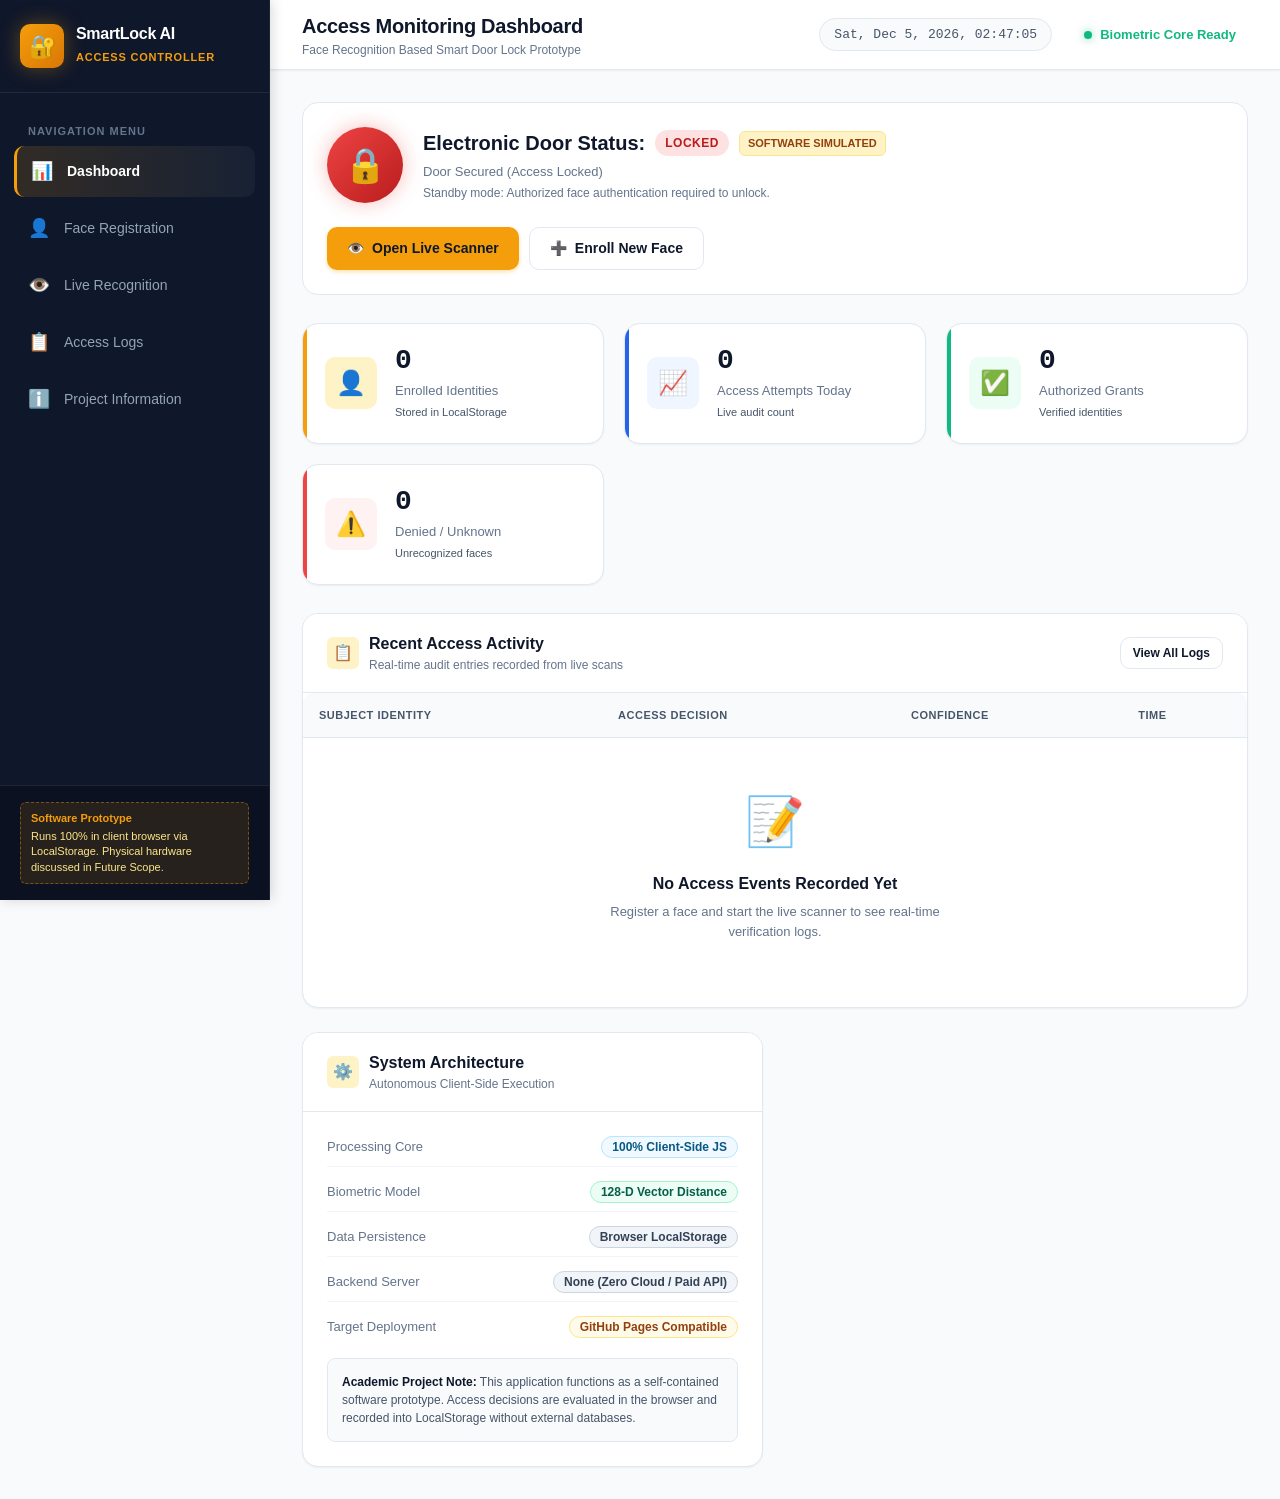
<file: index.html>
<!DOCTYPE html>
<html lang="en">
<head>
  <meta charset="UTF-8">
  <meta name="viewport" content="width=device-width, initial-scale=1.0">
  <title>Dashboard | Face Recognition Smart Door Lock & Access Monitoring</title>
  <link rel="stylesheet" href="css/style.css">
  <link rel="stylesheet" href="css/components.css">
</head>
<body>

<div class="app-container">
  <!-- Sidebar Navigation (Dark Blue Theme) -->
  <aside class="sidebar">
    <div class="sidebar-header">
      <div class="brand-icon">🔐</div>
      <div class="brand-info">
        <h1>SmartLock AI</h1>
        <span>Access Controller</span>
      </div>
    </div>

    <nav class="sidebar-nav">
      <div class="nav-section-title">Navigation Menu</div>
      <ul class="nav-list">
        <li class="nav-item active">
          <a href="index.html">
            <span class="nav-icon">📊</span>
            <span>Dashboard</span>
          </a>
        </li>
        <li class="nav-item">
          <a href="register.html">
            <span class="nav-icon">👤</span>
            <span>Face Registration</span>
          </a>
        </li>
        <li class="nav-item">
          <a href="recognition.html">
            <span class="nav-icon">👁️</span>
            <span>Live Recognition</span>
          </a>
        </li>
        <li class="nav-item">
          <a href="logs.html">
            <span class="nav-icon">📋</span>
            <span>Access Logs</span>
          </a>
        </li>
        <li class="nav-item">
          <a href="about.html">
            <span class="nav-icon">ℹ️</span>
            <span>Project Information</span>
          </a>
        </li>
      </ul>
    </nav>

    <div class="sidebar-footer">
      <div class="hardware-disclaimer-badge">
        <strong>Software Prototype</strong>
        Runs 100% in client browser via LocalStorage. Physical hardware discussed in Future Scope.
      </div>
    </div>
  </aside>

  <!-- Mobile Sidebar Backdrop -->
  <div class="sidebar-backdrop" id="sidebarBackdrop"></div>

  <!-- Main Content Area -->
  <div class="main-wrapper">
    <!-- Top Bar -->
    <header class="top-bar">
      <div class="top-bar-left">
        <button class="mobile-toggle-btn" id="sidebarToggleBtn" aria-label="Toggle Navigation">☰</button>
        <div class="page-breadcrumb">
          <h2>Access Monitoring Dashboard</h2>
          <p>Face Recognition Based Smart Door Lock Prototype</p>
        </div>
      </div>
      <div class="top-bar-right">
        <div class="system-clock-widget" id="systemLiveClock">--:--:--</div>
        <div class="system-status-indicator">
          <span class="status-dot active"></span>
          <span style="font-size: 13px; font-weight: 600; color: #10b981;">Biometric Core Ready</span>
        </div>
      </div>
    </header>

    <!-- Content Body -->
    <main class="content-body">
      <!-- Door Status Banner (Software Prototype Simulation) -->
      <section class="door-status-banner">
        <div class="lock-visual-container">
          <div class="lock-icon-orb locked" id="lockIconOrb">
            <span class="icon">🔒</span>
          </div>
          <div class="lock-info-text">
            <h3>
              Electronic Door Status:
              <span class="lock-badge-state state-locked" id="lockStatusBadge">LOCKED</span>
              <span class="prototype-tag">Software Simulated</span>
            </h3>
            <p id="lockStatusText">Door Secured (Access Locked)</p>
            <p id="lockUserSubtext" style="font-size: 12px; color: #64748b; margin-top: 2px;">
              Standby mode: Authorized face authentication required to unlock.
            </p>
          </div>
        </div>

        <div style="display: flex; gap: 10px; flex-wrap: wrap;">
          <a href="recognition.html" class="btn btn-primary">
            <span>👁️</span> Open Live Scanner
          </a>
          <a href="register.html" class="btn btn-secondary">
            <span>➕</span> Enroll New Face
          </a>
        </div>
      </section>

      <!-- KPI Summary Cards Grid (Computed from LocalStorage) -->
      <section class="stats-grid">
        <div class="stat-card accent-yellow">
          <div class="stat-icon-wrapper yellow">👤</div>
          <div class="stat-data">
            <div class="stat-value" id="statTotalUsers">0</div>
            <div class="stat-label">Enrolled Identities</div>
            <div class="stat-subtext">Stored in LocalStorage</div>
          </div>
        </div>

        <div class="stat-card accent-blue">
          <div class="stat-icon-wrapper blue">📈</div>
          <div class="stat-data">
            <div class="stat-value" id="statTodayEvents">0</div>
            <div class="stat-label">Access Attempts Today</div>
            <div class="stat-subtext">Live audit count</div>
          </div>
        </div>

        <div class="stat-card accent-green">
          <div class="stat-icon-wrapper green">✅</div>
          <div class="stat-data">
            <div class="stat-value" id="statGrantedToday">0</div>
            <div class="stat-label">Authorized Grants</div>
            <div class="stat-subtext">Verified identities</div>
          </div>
        </div>

        <div class="stat-card accent-red">
          <div class="stat-icon-wrapper red">⚠️</div>
          <div class="stat-data">
            <div class="stat-value" id="statDeniedToday">0</div>
            <div class="stat-label">Denied / Unknown</div>
            <div class="stat-subtext">Unrecognized faces</div>
          </div>
        </div>
      </section>

      <!-- Dashboard Two Column Layout -->
      <div style="display: grid; grid-template-columns: repeat(auto-fit, minmax(360px, 1fr)); gap: 24px;">
        <!-- Recent Access Events Card -->
        <div class="card" style="grid-column: span 2;">
          <div class="card-header">
            <div class="card-title-group">
              <div class="card-title-icon">📋</div>
              <div>
                <h3 class="card-title">Recent Access Activity</h3>
                <p class="card-subtitle">Real-time audit entries recorded from live scans</p>
              </div>
            </div>
            <a href="logs.html" class="btn btn-secondary btn-sm">View All Logs</a>
          </div>

          <div class="card-body" style="padding: 0;">
            <div class="table-responsive">
              <table class="data-table">
                <thead>
                  <tr>
                    <th>Subject Identity</th>
                    <th>Access Decision</th>
                    <th>Confidence</th>
                    <th>Time</th>
                  </tr>
                </thead>
                <tbody id="recentLogsTableBody">
                  <!-- Populated dynamically by dashboard.js -->
                </tbody>
              </table>

              <div id="recentLogsEmptyState" class="empty-state" style="display: none;">
                <div class="empty-state-icon">📝</div>
                <h3>No Access Events Recorded Yet</h3>
                <p>Register a face and start the live scanner to see real-time verification logs.</p>
              </div>
            </div>
          </div>
        </div>

        <!-- System Architecture & Prototype Information Summary -->
        <div class="card">
          <div class="card-header">
            <div class="card-title-group">
              <div class="card-title-icon">⚙️</div>
              <div>
                <h3 class="card-title">System Architecture</h3>
                <p class="card-subtitle">Autonomous Client-Side Execution</p>
              </div>
            </div>
          </div>

          <div class="card-body">
            <div style="display: flex; flex-direction: column; gap: 14px;">
              <div style="display: flex; justify-content: space-between; align-items: center; border-bottom: 1px solid #f1f5f9; padding-bottom: 8px;">
                <span style="font-size: 13px; color: #64748b;">Processing Core</span>
                <span class="badge badge-info">100% Client-Side JS</span>
              </div>
              <div style="display: flex; justify-content: space-between; align-items: center; border-bottom: 1px solid #f1f5f9; padding-bottom: 8px;">
                <span style="font-size: 13px; color: #64748b;">Biometric Model</span>
                <span class="badge badge-success">128-D Vector Distance</span>
              </div>
              <div style="display: flex; justify-content: space-between; align-items: center; border-bottom: 1px solid #f1f5f9; padding-bottom: 8px;">
                <span style="font-size: 13px; color: #64748b;">Data Persistence</span>
                <span class="badge badge-neutral">Browser LocalStorage</span>
              </div>
              <div style="display: flex; justify-content: space-between; align-items: center; border-bottom: 1px solid #f1f5f9; padding-bottom: 8px;">
                <span style="font-size: 13px; color: #64748b;">Backend Server</span>
                <span class="badge badge-neutral">None (Zero Cloud / Paid API)</span>
              </div>
              <div style="display: flex; justify-content: space-between; align-items: center;">
                <span style="font-size: 13px; color: #64748b;">Target Deployment</span>
                <span class="badge badge-warning">GitHub Pages Compatible</span>
              </div>
            </div>

            <div style="margin-top: 20px; padding: 14px; background-color: #f8fafc; border-radius: 8px; border: 1px solid #e2e8f0; font-size: 12px; color: #475569; line-height: 1.5;">
              <strong style="color: #0f172a;">Academic Project Note:</strong>
              This application functions as a self-contained software prototype. Access decisions are evaluated in the browser and recorded into LocalStorage without external databases.
            </div>
          </div>
        </div>
      </div>
    </main>
  </div>
</div>

<!-- JavaScript Dependencies -->
<script src="js/storage.js"></script>
<script src="js/app.js"></script>
<script src="js/dashboard.js"></script>
</body>
</html>
</file>
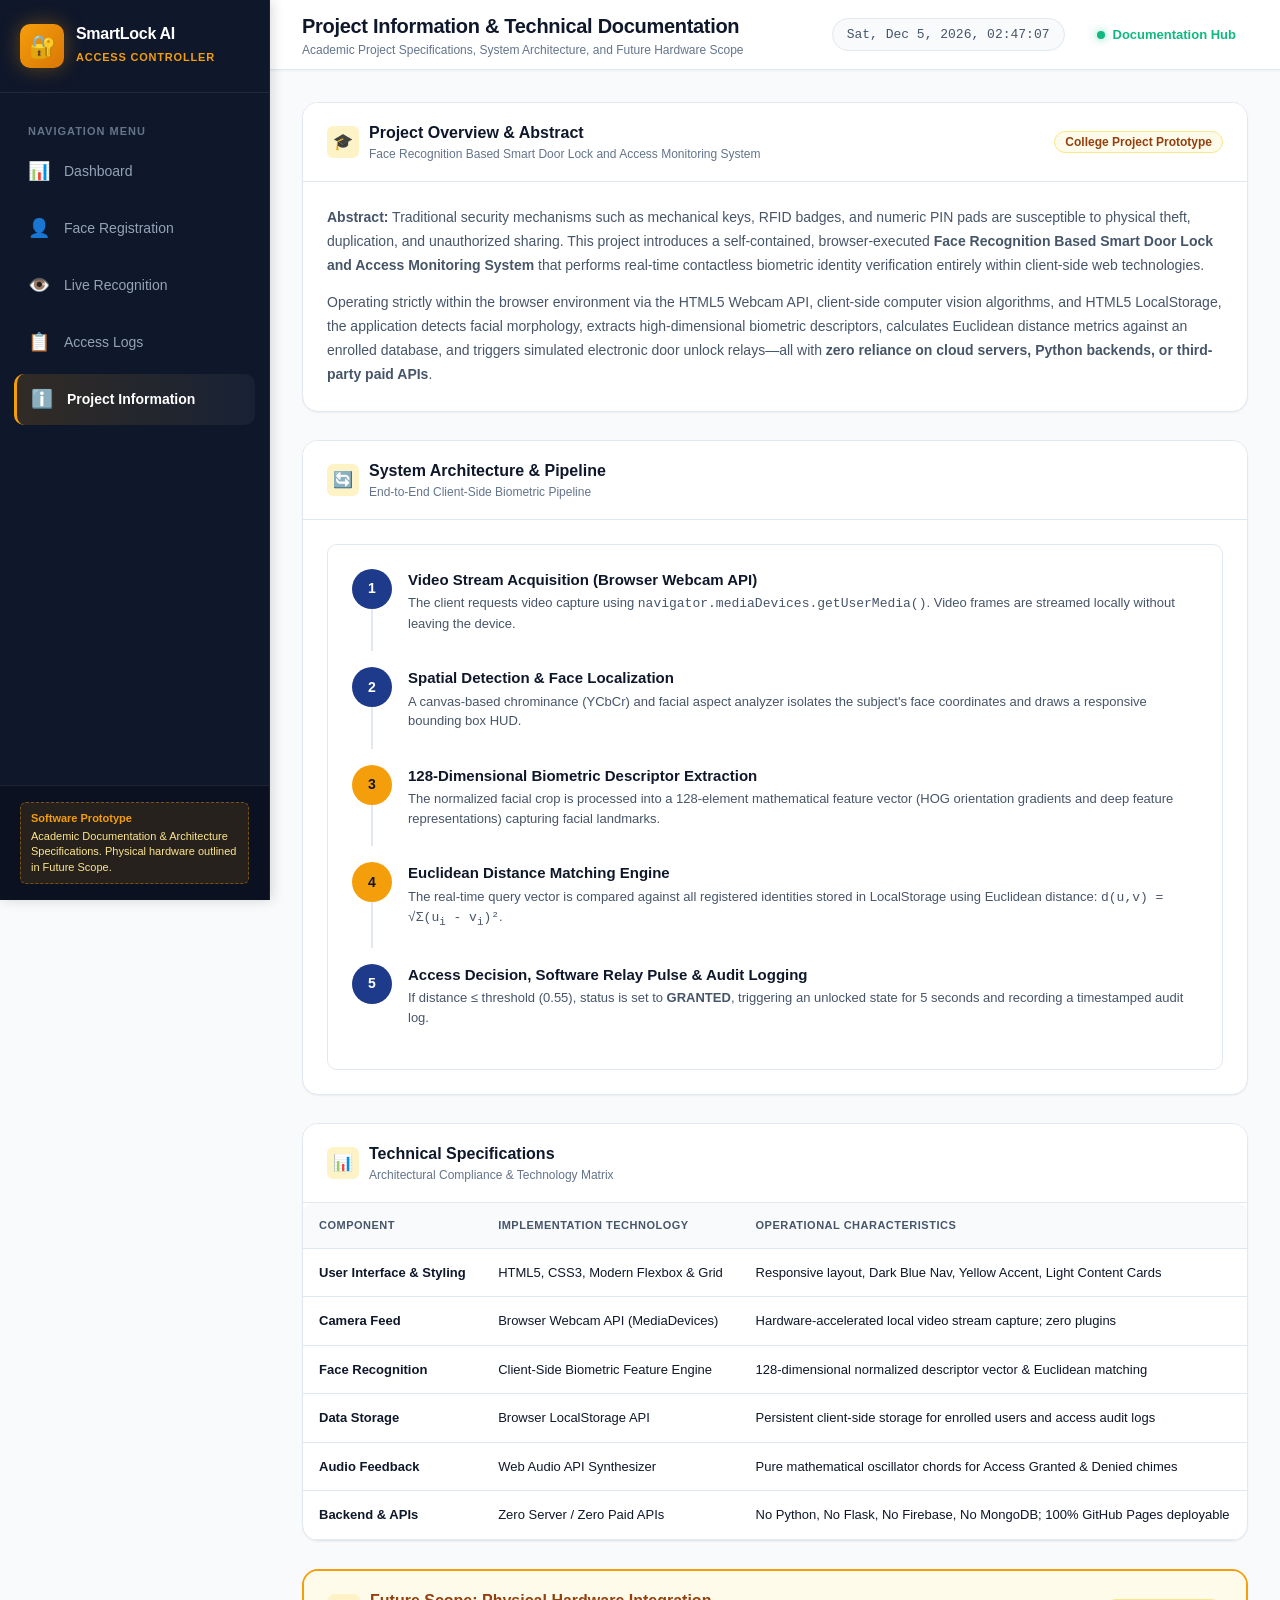
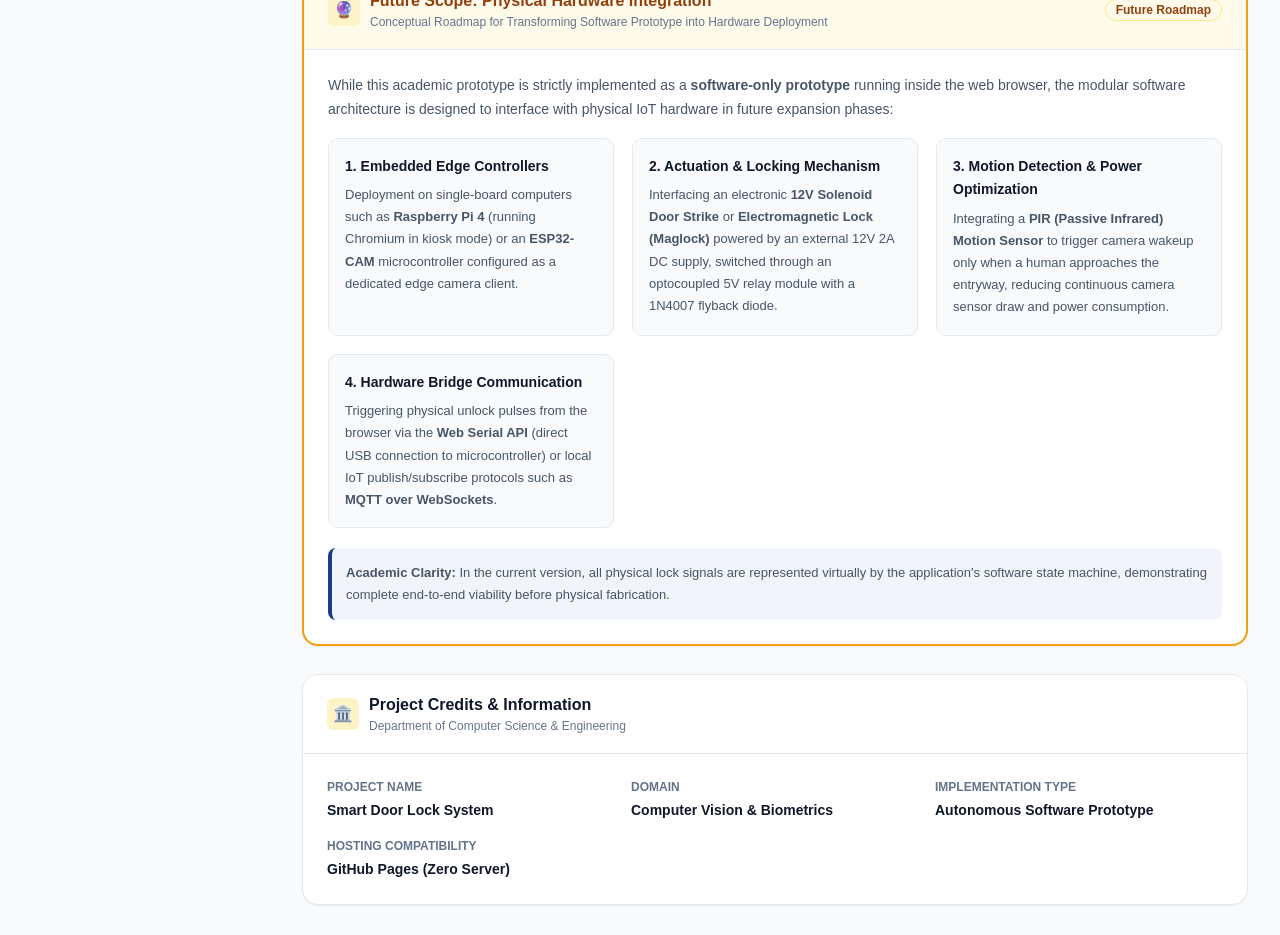
<file: about.html>
<!DOCTYPE html>
<html lang="en">
<head>
  <meta charset="UTF-8">
  <meta name="viewport" content="width=device-width, initial-scale=1.0">
  <title>Project Information | Face Recognition Smart Door Lock</title>
  <link rel="stylesheet" href="css/style.css">
  <link rel="stylesheet" href="css/components.css">
</head>
<body>

<div class="app-container">
  <!-- Sidebar Navigation -->
  <aside class="sidebar">
    <div class="sidebar-header">
      <div class="brand-icon">🔐</div>
      <div class="brand-info">
        <h1>SmartLock AI</h1>
        <span>Access Controller</span>
      </div>
    </div>

    <nav class="sidebar-nav">
      <div class="nav-section-title">Navigation Menu</div>
      <ul class="nav-list">
        <li class="nav-item">
          <a href="index.html">
            <span class="nav-icon">📊</span>
            <span>Dashboard</span>
          </a>
        </li>
        <li class="nav-item">
          <a href="register.html">
            <span class="nav-icon">👤</span>
            <span>Face Registration</span>
          </a>
        </li>
        <li class="nav-item">
          <a href="recognition.html">
            <span class="nav-icon">👁️</span>
            <span>Live Recognition</span>
          </a>
        </li>
        <li class="nav-item">
          <a href="logs.html">
            <span class="nav-icon">📋</span>
            <span>Access Logs</span>
          </a>
        </li>
        <li class="nav-item active">
          <a href="about.html">
            <span class="nav-icon">ℹ️</span>
            <span>Project Information</span>
          </a>
        </li>
      </ul>
    </nav>

    <div class="sidebar-footer">
      <div class="hardware-disclaimer-badge">
        <strong>Software Prototype</strong>
        Academic Documentation & Architecture Specifications. Physical hardware outlined in Future Scope.
      </div>
    </div>
  </aside>

  <!-- Mobile Sidebar Backdrop -->
  <div class="sidebar-backdrop" id="sidebarBackdrop"></div>

  <!-- Main Content Area -->
  <div class="main-wrapper">
    <!-- Top Bar -->
    <header class="top-bar">
      <div class="top-bar-left">
        <button class="mobile-toggle-btn" id="sidebarToggleBtn" aria-label="Toggle Navigation">☰</button>
        <div class="page-breadcrumb">
          <h2>Project Information & Technical Documentation</h2>
          <p>Academic Project Specifications, System Architecture, and Future Hardware Scope</p>
        </div>
      </div>
      <div class="top-bar-right">
        <div class="system-clock-widget" id="systemLiveClock">--:--:--</div>
        <div class="system-status-indicator">
          <span class="status-dot active"></span>
          <span style="font-size: 13px; font-weight: 600; color: #10b981;">Documentation Hub</span>
        </div>
      </div>
    </header>

    <!-- Content Body -->
    <main class="content-body">
      <div style="display: flex; flex-direction: column; gap: 28px; max-width: 1100px;">
        
        <!-- Project Title & Abstract Card -->
        <div class="card">
          <div class="card-header">
            <div class="card-title-group">
              <div class="card-title-icon">🎓</div>
              <div>
                <h3 class="card-title">Project Overview & Abstract</h3>
                <p class="card-subtitle">Face Recognition Based Smart Door Lock and Access Monitoring System</p>
              </div>
            </div>
            <span class="badge badge-warning">College Project Prototype</span>
          </div>

          <div class="card-body" style="font-size: 14px; color: var(--text-secondary); line-height: 1.7;">
            <p style="margin-bottom: 14px;">
              <strong>Abstract:</strong> Traditional security mechanisms such as mechanical keys, RFID badges, and numeric PIN pads are susceptible to physical theft, duplication, and unauthorized sharing. This project introduces a self-contained, browser-executed <strong>Face Recognition Based Smart Door Lock and Access Monitoring System</strong> that performs real-time contactless biometric identity verification entirely within client-side web technologies.
            </p>
            <p>
              Operating strictly within the browser environment via the HTML5 Webcam API, client-side computer vision algorithms, and HTML5 LocalStorage, the application detects facial morphology, extracts high-dimensional biometric descriptors, calculates Euclidean distance metrics against an enrolled database, and triggers simulated electronic door unlock relays—all with <strong>zero reliance on cloud servers, Python backends, or third-party paid APIs</strong>.
            </p>
          </div>
        </div>

        <!-- System Architecture Workflow -->
        <div class="card">
          <div class="card-header">
            <div class="card-title-group">
              <div class="card-title-icon">🔄</div>
              <div>
                <h3 class="card-title">System Architecture & Pipeline</h3>
                <p class="card-subtitle">End-to-End Client-Side Biometric Pipeline</p>
              </div>
            </div>
          </div>

          <div class="card-body">
            <div class="architecture-diagram">
              <div class="flow-step">
                <div class="flow-step-num">1</div>
                <div class="flow-step-content">
                  <h4>Video Stream Acquisition (Browser Webcam API)</h4>
                  <p>The client requests video capture using <code>navigator.mediaDevices.getUserMedia()</code>. Video frames are streamed locally without leaving the device.</p>
                </div>
              </div>

              <div class="flow-step">
                <div class="flow-step-num">2</div>
                <div class="flow-step-content">
                  <h4>Spatial Detection & Face Localization</h4>
                  <p>A canvas-based chrominance (YCbCr) and facial aspect analyzer isolates the subject's face coordinates and draws a responsive bounding box HUD.</p>
                </div>
              </div>

              <div class="flow-step accent">
                <div class="flow-step-num">3</div>
                <div class="flow-step-content">
                  <h4>128-Dimensional Biometric Descriptor Extraction</h4>
                  <p>The normalized facial crop is processed into a 128-element mathematical feature vector (HOG orientation gradients and deep feature representations) capturing facial landmarks.</p>
                </div>
              </div>

              <div class="flow-step accent">
                <div class="flow-step-num">4</div>
                <div class="flow-step-content">
                  <h4>Euclidean Distance Matching Engine</h4>
                  <p>The real-time query vector is compared against all registered identities stored in LocalStorage using Euclidean distance: <code>d(u,v) = &radic;&Sigma;(u<sub>i</sub> - v<sub>i</sub>)&sup2;</code>.</p>
                </div>
              </div>

              <div class="flow-step">
                <div class="flow-step-num">5</div>
                <div class="flow-step-content">
                  <h4>Access Decision, Software Relay Pulse & Audit Logging</h4>
                  <p>If distance &le; threshold (0.55), status is set to <strong>GRANTED</strong>, triggering an unlocked state for 5 seconds and recording a timestamped audit log.</p>
                </div>
              </div>
            </div>
          </div>
        </div>

        <!-- Technical Specifications & Restrictions Table -->
        <div class="card">
          <div class="card-header">
            <div class="card-title-group">
              <div class="card-title-icon">📊</div>
              <div>
                <h3 class="card-title">Technical Specifications</h3>
                <p class="card-subtitle">Architectural Compliance & Technology Matrix</p>
              </div>
            </div>
          </div>

          <div class="card-body" style="padding: 0;">
            <div class="table-responsive">
              <table class="data-table">
                <thead>
                  <tr>
                    <th>Component</th>
                    <th>Implementation Technology</th>
                    <th>Operational Characteristics</th>
                  </tr>
                </thead>
                <tbody>
                  <tr>
                    <td><strong>User Interface & Styling</strong></td>
                    <td>HTML5, CSS3, Modern Flexbox & Grid</td>
                    <td>Responsive layout, Dark Blue Nav, Yellow Accent, Light Content Cards</td>
                  </tr>
                  <tr>
                    <td><strong>Camera Feed</strong></td>
                    <td>Browser Webcam API (MediaDevices)</td>
                    <td>Hardware-accelerated local video stream capture; zero plugins</td>
                  </tr>
                  <tr>
                    <td><strong>Face Recognition</strong></td>
                    <td>Client-Side Biometric Feature Engine</td>
                    <td>128-dimensional normalized descriptor vector & Euclidean matching</td>
                  </tr>
                  <tr>
                    <td><strong>Data Storage</strong></td>
                    <td>Browser LocalStorage API</td>
                    <td>Persistent client-side storage for enrolled users and access audit logs</td>
                  </tr>
                  <tr>
                    <td><strong>Audio Feedback</strong></td>
                    <td>Web Audio API Synthesizer</td>
                    <td>Pure mathematical oscillator chords for Access Granted & Denied chimes</td>
                  </tr>
                  <tr>
                    <td><strong>Backend & APIs</strong></td>
                    <td>Zero Server / Zero Paid APIs</td>
                    <td>No Python, No Flask, No Firebase, No MongoDB; 100% GitHub Pages deployable</td>
                  </tr>
                </tbody>
              </table>
            </div>
          </div>
        </div>

        <!-- Future Scope: Physical Hardware Integration (Detailed Academic Discussion) -->
        <div class="card" style="border: 2px solid var(--accent-yellow);">
          <div class="card-header" style="background-color: #fffbeb;">
            <div class="card-title-group">
              <div class="card-title-icon" style="background-color: #fef3c7; color: #b45309;">🔮</div>
              <div>
                <h3 class="card-title" style="color: #92400e;">Future Scope: Physical Hardware Integration</h3>
                <p class="card-subtitle">Conceptual Roadmap for Transforming Software Prototype into Hardware Deployment</p>
              </div>
            </div>
            <span class="badge badge-warning">Future Roadmap</span>
          </div>

          <div class="card-body" style="font-size: 14px; color: var(--text-secondary); line-height: 1.7;">
            <p style="margin-bottom: 16px;">
              While this academic prototype is strictly implemented as a <strong>software-only prototype</strong> running inside the web browser, the modular software architecture is designed to interface with physical IoT hardware in future expansion phases:
            </p>

            <div style="display: grid; grid-template-columns: repeat(auto-fit, minmax(280px, 1fr)); gap: 18px; margin-bottom: 20px;">
              <div style="padding: 16px; background-color: #f8fafc; border-radius: var(--radius-md); border: 1px solid var(--border-color);">
                <h4 style="color: var(--text-primary); margin-bottom: 6px; font-size: 14px;">1. Embedded Edge Controllers</h4>
                <p style="font-size: 13px;">
                  Deployment on single-board computers such as <strong>Raspberry Pi 4</strong> (running Chromium in kiosk mode) or an <strong>ESP32-CAM</strong> microcontroller configured as a dedicated edge camera client.
                </p>
              </div>

              <div style="padding: 16px; background-color: #f8fafc; border-radius: var(--radius-md); border: 1px solid var(--border-color);">
                <h4 style="color: var(--text-primary); margin-bottom: 6px; font-size: 14px;">2. Actuation & Locking Mechanism</h4>
                <p style="font-size: 13px;">
                  Interfacing an electronic <strong>12V Solenoid Door Strike</strong> or <strong>Electromagnetic Lock (Maglock)</strong> powered by an external 12V 2A DC supply, switched through an optocoupled 5V relay module with a 1N4007 flyback diode.
                </p>
              </div>

              <div style="padding: 16px; background-color: #f8fafc; border-radius: var(--radius-md); border: 1px solid var(--border-color);">
                <h4 style="color: var(--text-primary); margin-bottom: 6px; font-size: 14px;">3. Motion Detection & Power Optimization</h4>
                <p style="font-size: 13px;">
                  Integrating a <strong>PIR (Passive Infrared) Motion Sensor</strong> to trigger camera wakeup only when a human approaches the entryway, reducing continuous camera sensor draw and power consumption.
                </p>
              </div>

              <div style="padding: 16px; background-color: #f8fafc; border-radius: var(--radius-md); border: 1px solid var(--border-color);">
                <h4 style="color: var(--text-primary); margin-bottom: 6px; font-size: 14px;">4. Hardware Bridge Communication</h4>
                <p style="font-size: 13px;">
                  Triggering physical unlock pulses from the browser via the <strong>Web Serial API</strong> (direct USB connection to microcontroller) or local IoT publish/subscribe protocols such as <strong>MQTT over WebSockets</strong>.
                </p>
              </div>
            </div>

            <div style="padding: 14px; background-color: #f1f5f9; border-radius: 8px; border-left: 4px solid var(--primary-blue); font-size: 13px;">
              <strong>Academic Clarity:</strong> In the current version, all physical lock signals are represented virtually by the application's software state machine, demonstrating complete end-to-end viability before physical fabrication.
            </div>
          </div>
        </div>

        <!-- Academic Information & Credits -->
        <div class="card">
          <div class="card-header">
            <div class="card-title-group">
              <div class="card-title-icon">🏛️</div>
              <div>
                <h3 class="card-title">Project Credits & Information</h3>
                <p class="card-subtitle">Department of Computer Science & Engineering</p>
              </div>
            </div>
          </div>

          <div class="card-body">
            <div style="display: grid; grid-template-columns: repeat(auto-fit, minmax(220px, 1fr)); gap: 16px;">
              <div>
                <div style="font-size: 12px; color: #64748b; text-transform: uppercase; font-weight: 600;">Project Name</div>
                <div style="font-size: 14px; font-weight: 700; color: #0f172a; margin-top: 4px;">Smart Door Lock System</div>
              </div>
              <div>
                <div style="font-size: 12px; color: #64748b; text-transform: uppercase; font-weight: 600;">Domain</div>
                <div style="font-size: 14px; font-weight: 700; color: #0f172a; margin-top: 4px;">Computer Vision & Biometrics</div>
              </div>
              <div>
                <div style="font-size: 12px; color: #64748b; text-transform: uppercase; font-weight: 600;">Implementation Type</div>
                <div style="font-size: 14px; font-weight: 700; color: #0f172a; margin-top: 4px;">Autonomous Software Prototype</div>
              </div>
              <div>
                <div style="font-size: 12px; color: #64748b; text-transform: uppercase; font-weight: 600;">Hosting Compatibility</div>
                <div style="font-size: 14px; font-weight: 700; color: #0f172a; margin-top: 4px;">GitHub Pages (Zero Server)</div>
              </div>
            </div>
          </div>
        </div>

      </div>
    </main>
  </div>
</div>

<!-- JavaScript Dependencies -->
<script src="js/storage.js"></script>
<script src="js/app.js"></script>
</body>
</html>
</file>
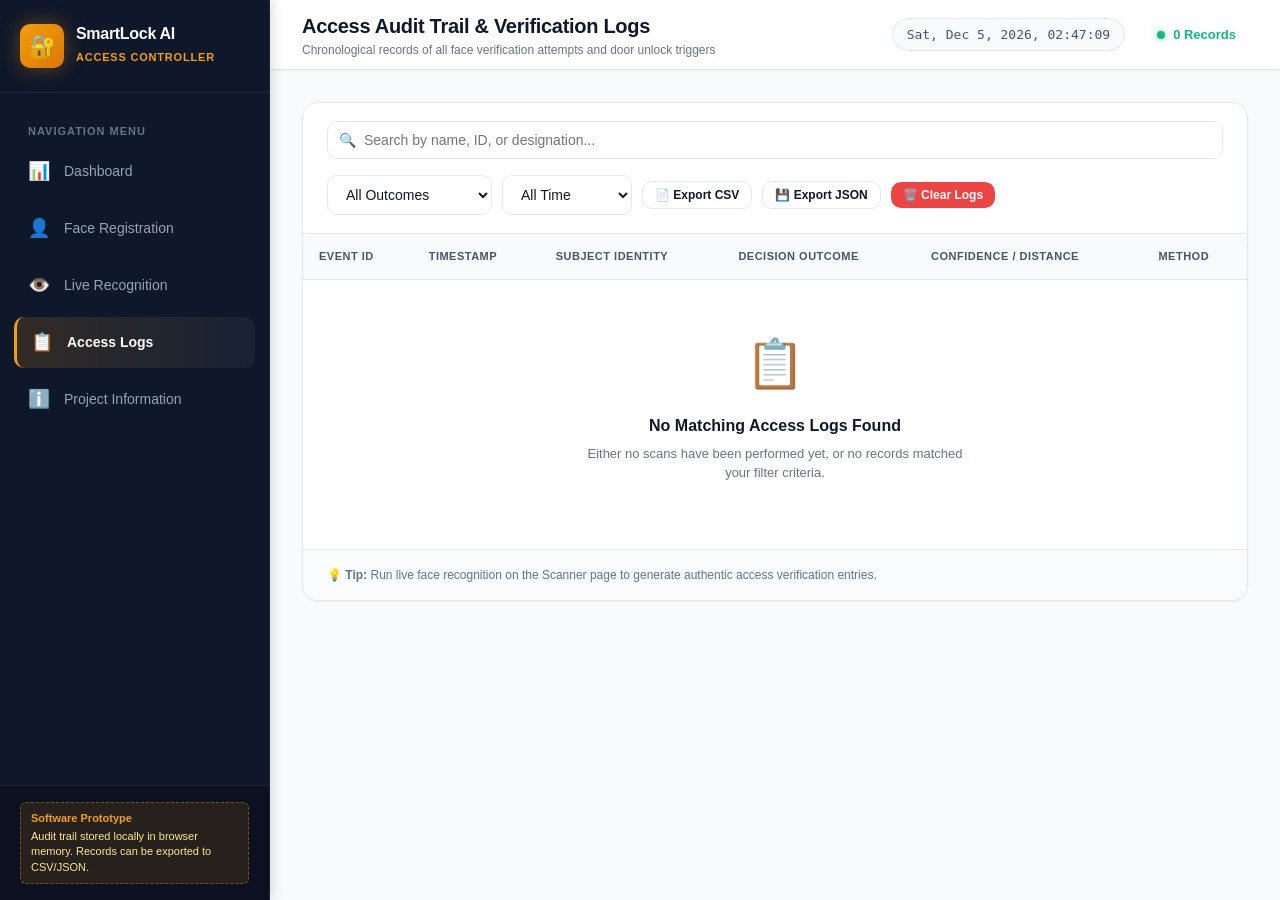
<file: logs.html>
<!DOCTYPE html>
<html lang="en">
<head>
  <meta charset="UTF-8">
  <meta name="viewport" content="width=device-width, initial-scale=1.0">
  <title>Access Logs | Face Recognition Smart Door Lock</title>
  <link rel="stylesheet" href="css/style.css">
  <link rel="stylesheet" href="css/components.css">
</head>
<body>

<div class="app-container">
  <!-- Sidebar Navigation -->
  <aside class="sidebar">
    <div class="sidebar-header">
      <div class="brand-icon">🔐</div>
      <div class="brand-info">
        <h1>SmartLock AI</h1>
        <span>Access Controller</span>
      </div>
    </div>

    <nav class="sidebar-nav">
      <div class="nav-section-title">Navigation Menu</div>
      <ul class="nav-list">
        <li class="nav-item">
          <a href="index.html">
            <span class="nav-icon">📊</span>
            <span>Dashboard</span>
          </a>
        </li>
        <li class="nav-item">
          <a href="register.html">
            <span class="nav-icon">👤</span>
            <span>Face Registration</span>
          </a>
        </li>
        <li class="nav-item">
          <a href="recognition.html">
            <span class="nav-icon">👁️</span>
            <span>Live Recognition</span>
          </a>
        </li>
        <li class="nav-item active">
          <a href="logs.html">
            <span class="nav-icon">📋</span>
            <span>Access Logs</span>
          </a>
        </li>
        <li class="nav-item">
          <a href="about.html">
            <span class="nav-icon">ℹ️</span>
            <span>Project Information</span>
          </a>
        </li>
      </ul>
    </nav>

    <div class="sidebar-footer">
      <div class="hardware-disclaimer-badge">
        <strong>Software Prototype</strong>
        Audit trail stored locally in browser memory. Records can be exported to CSV/JSON.
      </div>
    </div>
  </aside>

  <!-- Mobile Sidebar Backdrop -->
  <div class="sidebar-backdrop" id="sidebarBackdrop"></div>

  <!-- Main Content Area -->
  <div class="main-wrapper">
    <!-- Top Bar -->
    <header class="top-bar">
      <div class="top-bar-left">
        <button class="mobile-toggle-btn" id="sidebarToggleBtn" aria-label="Toggle Navigation">☰</button>
        <div class="page-breadcrumb">
          <h2>Access Audit Trail & Verification Logs</h2>
          <p>Chronological records of all face verification attempts and door unlock triggers</p>
        </div>
      </div>
      <div class="top-bar-right">
        <div class="system-clock-widget" id="systemLiveClock">--:--:--</div>
        <div class="system-status-indicator">
          <span class="status-dot active"></span>
          <span style="font-size: 13px; font-weight: 600; color: #10b981;" id="filteredCountBadge">0 Records</span>
        </div>
      </div>
    </header>

    <!-- Content Body -->
    <main class="content-body">
      <!-- Logs Card -->
      <div class="card">
        <!-- Toolbar & Filter Controls -->
        <div class="card-header" style="flex-wrap: wrap; gap: 16px;">
          <div class="toolbar-container" style="margin-bottom: 0; width: 100%;">
            <!-- Search Box -->
            <div class="search-input-group">
              <span class="search-icon">🔍</span>
              <input type="text" id="logSearchInput" class="form-control" placeholder="Search by name, ID, or designation...">
            </div>

            <!-- Filter Controls -->
            <div class="filter-group">
              <select id="logStatusFilter" class="form-control" style="width: auto; min-width: 140px;">
                <option value="ALL">All Outcomes</option>
                <option value="GRANTED">Authorized Only</option>
                <option value="DENIED">Denied / Unknown</option>
              </select>

              <select id="logDateFilter" class="form-control" style="width: auto; min-width: 130px;">
                <option value="ALL">All Time</option>
                <option value="TODAY">Today Only</option>
                <option value="WEEK">Past 7 Days</option>
              </select>

              <!-- Export Buttons -->
              <button class="btn btn-secondary btn-sm" id="btnExportCSV" title="Export as CSV">
                📄 Export CSV
              </button>
              <button class="btn btn-secondary btn-sm" id="btnExportJSON" title="Export as JSON">
                💾 Export JSON
              </button>
              <button class="btn btn-danger btn-sm" id="btnClearLogs" title="Wipe Log History">
                🗑️ Clear Logs
              </button>
            </div>
          </div>
        </div>

        <!-- Table View -->
        <div class="card-body" style="padding: 0;">
          <div class="table-responsive">
            <table class="data-table">
              <thead>
                <tr>
                  <th>Event ID</th>
                  <th>Timestamp</th>
                  <th>Subject Identity</th>
                  <th>Decision Outcome</th>
                  <th>Confidence / Distance</th>
                  <th>Method</th>
                </tr>
              </thead>
              <tbody id="logsTableBody">
                <!-- Dynamically populated by logs.js -->
              </tbody>
            </table>

            <!-- Empty State -->
            <div id="logsEmptyState" class="empty-state" style="display: none;">
              <div class="empty-state-icon">📋</div>
              <h3>No Matching Access Logs Found</h3>
              <p>Either no scans have been performed yet, or no records matched your filter criteria.</p>
            </div>
          </div>
        </div>

        <div class="card-footer" style="font-size: 12px; color: #64748b;">
          <span>💡 <strong>Tip:</strong> Run live face recognition on the Scanner page to generate authentic access verification entries.</span>
        </div>
      </div>
    </main>
  </div>
</div>

<!-- JavaScript Dependencies -->
<script src="js/storage.js"></script>
<script src="js/app.js"></script>
<script src="js/logs.js"></script>
</body>
</html>
</file>
<file: css/style.css>
/* ==========================================================================
   Face Recognition Smart Door Lock System - Main Stylesheet
   Theme: Dark Blue Navigation (#0f172a / #1e3a8a), Light Area (#f8fafc), Yellow Accent (#f59e0b)
   ========================================================================== */

:root {
  /* Primary Dark Blue Palette */
  --nav-bg: #0f172a;
  --nav-surface: #1e293b;
  --nav-hover: #334155;
  --nav-text: #94a3b8;
  --nav-text-active: #ffffff;
  
  /* Primary & Accent Colors */
  --primary-blue: #1e3a8a;
  --primary-blue-light: #2563eb;
  --accent-yellow: #f59e0b;
  --accent-yellow-hover: #d97706;
  --accent-yellow-light: #fef3c7;
  --accent-yellow-glow: rgba(245, 158, 11, 0.25);
  
  /* Status Colors */
  --color-success: #10b981;
  --color-success-bg: #ecfdf5;
  --color-danger: #ef4444;
  --color-danger-bg: #fef2f2;
  --color-warning: #f59e0b;
  --color-warning-bg: #fffbeb;
  --color-info: #0284c7;
  --color-info-bg: #f0f9ff;

  /* Content & Surface Colors */
  --bg-main: #f8fafc;
  --bg-card: #ffffff;
  --border-color: #e2e8f0;
  --border-subtle: #cbd5e1;
  
  /* Typography Colors */
  --text-primary: #0f172a;
  --text-secondary: #475569;
  --text-muted: #64748b;
  --text-white: #ffffff;

  /* Layout dimensions */
  --sidebar-width: 270px;
  --header-height: 70px;
  --radius-sm: 6px;
  --radius-md: 10px;
  --radius-lg: 16px;
  --radius-full: 9999px;

  /* Shadows */
  --shadow-sm: 0 1px 2px 0 rgba(0, 0, 0, 0.05);
  --shadow-md: 0 4px 6px -1px rgba(0, 0, 0, 0.08), 0 2px 4px -1px rgba(0, 0, 0, 0.04);
  --shadow-lg: 0 10px 15px -3px rgba(0, 0, 0, 0.08), 0 4px 6px -2px rgba(0, 0, 0, 0.04);
  --shadow-glow: 0 0 20px rgba(245, 158, 11, 0.35);

  --font-sans: 'Inter', -apple-system, BlinkMacSystemFont, 'Segoe UI', Roboto, Helvetica, Arial, sans-serif;
  --font-mono: 'JetBrains Mono', 'Fira Code', Consolas, monospace;
}

/* Reset & Box Sizing */
*, *::before, *::after {
  box-sizing: border-box;
  margin: 0;
  padding: 0;
}

html, body {
  height: 100%;
  font-family: var(--font-sans);
  background-color: var(--bg-main);
  color: var(--text-primary);
  line-height: 1.5;
  -webkit-font-smoothing: antialiased;
}

/* App Container Layout */
.app-container {
  display: flex;
  min-height: 100vh;
  width: 100%;
}

/* ==========================================================================
   Sidebar Navigation (Dark Blue)
   ========================================================================== */
.sidebar {
  width: var(--sidebar-width);
  background-color: var(--nav-bg);
  color: var(--nav-text);
  display: flex;
  flex-direction: column;
  position: fixed;
  top: 0;
  bottom: 0;
  left: 0;
  z-index: 100;
  transition: transform 0.3s cubic-bezier(0.4, 0, 0.2, 1);
  box-shadow: 2px 0 12px rgba(0, 0, 0, 0.15);
  border-right: 1px solid rgba(255, 255, 255, 0.05);
}

.sidebar-header {
  padding: 24px 20px;
  display: flex;
  align-items: center;
  gap: 12px;
  border-bottom: 1px solid rgba(255, 255, 255, 0.08);
}

.brand-icon {
  width: 44px;
  height: 44px;
  background: linear-gradient(135deg, var(--accent-yellow), #d97706);
  border-radius: var(--radius-md);
  display: flex;
  align-items: center;
  justify-content: center;
  color: #0f172a;
  font-size: 22px;
  box-shadow: var(--shadow-glow);
  flex-shrink: 0;
}

.brand-info h1 {
  font-size: 16px;
  font-weight: 700;
  color: var(--nav-text-active);
  letter-spacing: -0.3px;
  line-height: 1.2;
}

.brand-info span {
  font-size: 11px;
  color: var(--accent-yellow);
  font-weight: 600;
  text-transform: uppercase;
  letter-spacing: 0.8px;
}

.sidebar-nav {
  flex: 1;
  padding: 20px 14px;
  overflow-y: auto;
}

.nav-section-title {
  font-size: 11px;
  font-weight: 700;
  text-transform: uppercase;
  letter-spacing: 1px;
  color: #64748b;
  padding: 10px 14px 6px;
}

.nav-list {
  list-style: none;
  display: flex;
  flex-direction: column;
  gap: 6px;
}

.nav-item a {
  display: flex;
  align-items: center;
  gap: 14px;
  padding: 12px 14px;
  color: var(--nav-text);
  text-decoration: none;
  border-radius: var(--radius-md);
  font-size: 14px;
  font-weight: 500;
  transition: all 0.2s ease;
  position: relative;
}

.nav-item a .nav-icon {
  font-size: 18px;
  width: 22px;
  display: flex;
  justify-content: center;
  color: #94a3b8;
  transition: color 0.2s ease;
}

.nav-item a:hover {
  background-color: var(--nav-surface);
  color: var(--nav-text-active);
}

.nav-item a:hover .nav-icon {
  color: var(--accent-yellow);
}

/* Active Link State */
.nav-item.active a {
  background: linear-gradient(90deg, rgba(245, 158, 11, 0.15) 0%, rgba(30, 41, 59, 0.6) 100%);
  color: var(--nav-text-active);
  font-weight: 600;
  border-left: 3px solid var(--accent-yellow);
}

.nav-item.active a .nav-icon {
  color: var(--accent-yellow);
}

/* Sidebar Footer */
.sidebar-footer {
  padding: 16px 20px;
  border-top: 1px solid rgba(255, 255, 255, 0.08);
  background-color: #0b1120;
}

.hardware-disclaimer-badge {
  background-color: rgba(245, 158, 11, 0.12);
  border: 1px dashed rgba(245, 158, 11, 0.4);
  border-radius: var(--radius-sm);
  padding: 8px 10px;
  font-size: 11px;
  color: #fde68a;
  line-height: 1.4;
}

.hardware-disclaimer-badge strong {
  color: var(--accent-yellow);
  display: block;
  margin-bottom: 2px;
}

/* ==========================================================================
   Main Content Area (Light Theme)
   ========================================================================== */
.main-wrapper {
  flex: 1;
  margin-left: var(--sidebar-width);
  display: flex;
  flex-direction: column;
  min-height: 100vh;
  background-color: var(--bg-main);
  transition: margin-left 0.3s ease;
}

/* Top App Bar */
.top-bar {
  height: var(--header-height);
  background-color: var(--bg-card);
  border-bottom: 1px solid var(--border-color);
  padding: 0 32px;
  display: flex;
  align-items: center;
  justify-content: space-between;
  position: sticky;
  top: 0;
  z-index: 90;
  box-shadow: var(--shadow-sm);
}

.top-bar-left {
  display: flex;
  align-items: center;
  gap: 16px;
}

.mobile-toggle-btn {
  display: none;
  background: none;
  border: 1px solid var(--border-color);
  border-radius: var(--radius-sm);
  padding: 8px 10px;
  cursor: pointer;
  color: var(--text-primary);
  font-size: 18px;
}

.page-breadcrumb h2 {
  font-size: 20px;
  font-weight: 700;
  color: var(--text-primary);
  letter-spacing: -0.3px;
}

.page-breadcrumb p {
  font-size: 12px;
  color: var(--text-muted);
}

.top-bar-right {
  display: flex;
  align-items: center;
  gap: 20px;
}

/* System Live Clock */
.system-clock-widget {
  display: flex;
  align-items: center;
  gap: 8px;
  font-family: var(--font-mono);
  font-size: 13px;
  color: var(--text-secondary);
  background: var(--bg-main);
  padding: 6px 14px;
  border-radius: var(--radius-full);
  border: 1px solid var(--border-color);
}

.system-status-indicator {
  display: flex;
  align-items: center;
  gap: 8px;
  font-size: 12px;
  font-weight: 600;
  padding: 6px 12px;
  border-radius: var(--radius-full);
}

.status-dot {
  width: 8px;
  height: 8px;
  border-radius: 50%;
}

.status-dot.active {
  background-color: var(--color-success);
  box-shadow: 0 0 8px rgba(16, 185, 129, 0.6);
  animation: pulse-dot 2s infinite;
}

@keyframes pulse-dot {
  0% { transform: scale(1); opacity: 1; }
  50% { transform: scale(1.3); opacity: 0.7; }
  100% { transform: scale(1); opacity: 1; }
}

/* Content Container */
.content-body {
  padding: 32px;
  flex: 1;
}

/* ==========================================================================
   Buttons and Form Controls
   ========================================================================== */
.btn {
  display: inline-flex;
  align-items: center;
  justify-content: center;
  gap: 8px;
  padding: 10px 20px;
  border-radius: var(--radius-md);
  font-size: 14px;
  font-weight: 600;
  text-decoration: none;
  border: none;
  cursor: pointer;
  transition: all 0.2s ease;
  font-family: var(--font-sans);
}

.btn-primary {
  background-color: var(--accent-yellow);
  color: #0f172a;
  box-shadow: 0 2px 4px rgba(245, 158, 11, 0.3);
}

.btn-primary:hover {
  background-color: var(--accent-yellow-hover);
  transform: translateY(-1px);
  box-shadow: 0 4px 8px rgba(245, 158, 11, 0.4);
}

.btn-primary:active {
  transform: translateY(0);
}

.btn-secondary {
  background-color: #ffffff;
  color: var(--text-primary);
  border: 1px solid var(--border-color);
}

.btn-secondary:hover {
  background-color: #f1f5f9;
  border-color: var(--border-subtle);
}

.btn-blue {
  background-color: var(--primary-blue);
  color: #ffffff;
}

.btn-blue:hover {
  background-color: #1d4ed8;
}

.btn-danger {
  background-color: var(--color-danger);
  color: #ffffff;
}

.btn-danger:hover {
  background-color: #dc2626;
}

.btn-sm {
  padding: 6px 12px;
  font-size: 12px;
}

.btn-lg {
  padding: 14px 28px;
  font-size: 16px;
}

.btn:disabled {
  opacity: 0.6;
  cursor: not-allowed;
  transform: none !important;
}

/* Form Styles */
.form-group {
  margin-bottom: 20px;
}

.form-label {
  display: block;
  font-size: 13px;
  font-weight: 600;
  color: var(--text-primary);
  margin-bottom: 6px;
}

.form-label .required {
  color: var(--color-danger);
}

.form-control {
  width: 100%;
  padding: 10px 14px;
  border: 1px solid var(--border-color);
  border-radius: var(--radius-md);
  font-size: 14px;
  color: var(--text-primary);
  background-color: #ffffff;
  transition: border-color 0.2s, box-shadow 0.2s;
  font-family: var(--font-sans);
}

.form-control:focus {
  outline: none;
  border-color: var(--accent-yellow);
  box-shadow: 0 0 0 3px var(--accent-yellow-glow);
}

.form-helper {
  font-size: 12px;
  color: var(--text-muted);
  margin-top: 4px;
}

/* ==========================================================================
   Toast Notifications
   ========================================================================== */
.toast-container {
  position: fixed;
  bottom: 24px;
  right: 24px;
  z-index: 9999;
  display: flex;
  flex-direction: column;
  gap: 10px;
  max-width: 380px;
  pointer-events: none;
}

.toast {
  background: #ffffff;
  border-radius: var(--radius-md);
  padding: 14px 18px;
  box-shadow: 0 10px 25px rgba(0, 0, 0, 0.15);
  border-left: 4px solid var(--accent-yellow);
  display: flex;
  align-items: flex-start;
  gap: 12px;
  pointer-events: auto;
  animation: slide-in 0.3s ease forwards;
  transition: opacity 0.3s, transform 0.3s;
}

.toast.toast-success { border-left-color: var(--color-success); }
.toast.toast-danger { border-left-color: var(--color-danger); }
.toast.toast-warning { border-left-color: var(--color-warning); }
.toast.toast-info { border-left-color: var(--color-info); }

.toast-icon {
  font-size: 18px;
  margin-top: 2px;
}

.toast-content h4 {
  font-size: 14px;
  font-weight: 600;
  color: var(--text-primary);
}

.toast-content p {
  font-size: 12px;
  color: var(--text-secondary);
  margin-top: 2px;
}

@keyframes slide-in {
  from { transform: translateX(100%); opacity: 0; }
  to { transform: translateX(0); opacity: 1; }
}

/* ==========================================================================
   Responsive Breakpoints
   ========================================================================== */
@media (max-width: 1024px) {
  .sidebar {
    transform: translateX(-100%);
  }

  .sidebar.mobile-open {
    transform: translateX(0);
  }

  .main-wrapper {
    margin-left: 0;
  }

  .mobile-toggle-btn {
    display: inline-flex;
  }

  .sidebar-backdrop {
    display: none;
    position: fixed;
    inset: 0;
    background: rgba(15, 23, 42, 0.6);
    backdrop-filter: blur(2px);
    z-index: 95;
  }

  .sidebar-backdrop.active {
    display: block;
  }
}

@media (max-width: 768px) {
  .content-body {
    padding: 18px;
  }

  .top-bar {
    padding: 0 18px;
  }

  .system-clock-widget {
    display: none;
  }
}
</file>
<file: css/components.css>
/* ==========================================================================
   Face Recognition Smart Door Lock System - Components Stylesheet
   Cards, Badges, Camera HUD, Lock Indicator, Tables, Modals
   ========================================================================== */

/* ==========================================================================
   Clean Card Primitives
   ========================================================================== */
.card {
  background-color: var(--bg-card);
  border-radius: var(--radius-lg);
  border: 1px solid var(--border-color);
  box-shadow: var(--shadow-sm);
  overflow: hidden;
  transition: box-shadow 0.25s ease, border-color 0.25s ease;
}

.card:hover {
  box-shadow: var(--shadow-md);
}

.card-header {
  padding: 18px 24px;
  border-bottom: 1px solid var(--border-color);
  display: flex;
  align-items: center;
  justify-content: space-between;
  background-color: #ffffff;
}

.card-title-group {
  display: flex;
  align-items: center;
  gap: 10px;
}

.card-title-icon {
  width: 32px;
  height: 32px;
  border-radius: var(--radius-sm);
  background-color: var(--accent-yellow-light);
  color: #92400e;
  display: flex;
  align-items: center;
  justify-content: center;
  font-size: 16px;
}

.card-title {
  font-size: 16px;
  font-weight: 700;
  color: var(--text-primary);
}

.card-subtitle {
  font-size: 12px;
  color: var(--text-muted);
}

.card-body {
  padding: 24px;
}

.card-footer {
  padding: 16px 24px;
  border-top: 1px solid var(--border-color);
  background-color: #fafbfc;
  display: flex;
  align-items: center;
  justify-content: space-between;
}

/* ==========================================================================
   KPI Summary Stats Grid (Dashboard)
   ========================================================================== */
.stats-grid {
  display: grid;
  grid-template-columns: repeat(auto-fit, minmax(230px, 1fr));
  gap: 20px;
  margin-bottom: 28px;
}

.stat-card {
  background: #ffffff;
  border-radius: var(--radius-lg);
  border: 1px solid var(--border-color);
  padding: 22px;
  display: flex;
  align-items: center;
  gap: 18px;
  position: relative;
  overflow: hidden;
  box-shadow: var(--shadow-sm);
  transition: transform 0.2s, box-shadow 0.2s;
}

.stat-card:hover {
  transform: translateY(-2px);
  box-shadow: var(--shadow-md);
}

.stat-card::before {
  content: '';
  position: absolute;
  top: 0;
  left: 0;
  bottom: 0;
  width: 4px;
  background-color: var(--primary-blue);
}

.stat-card.accent-yellow::before { background-color: var(--accent-yellow); }
.stat-card.accent-green::before { background-color: var(--color-success); }
.stat-card.accent-red::before { background-color: var(--color-danger); }
.stat-card.accent-blue::before { background-color: var(--primary-blue-light); }

.stat-icon-wrapper {
  width: 52px;
  height: 52px;
  border-radius: var(--radius-md);
  display: flex;
  align-items: center;
  justify-content: center;
  font-size: 24px;
  flex-shrink: 0;
}

.stat-icon-wrapper.yellow { background-color: #fef3c7; color: #b45309; }
.stat-icon-wrapper.green { background-color: #ecfdf5; color: #047857; }
.stat-icon-wrapper.red { background-color: #fef2f2; color: #b91c1c; }
.stat-icon-wrapper.blue { background-color: #eff6ff; color: #1d4ed8; }

.stat-data {
  flex: 1;
}

.stat-value {
  font-size: 28px;
  font-weight: 800;
  color: var(--text-primary);
  line-height: 1.1;
  font-family: var(--font-mono);
}

.stat-label {
  font-size: 13px;
  color: var(--text-muted);
  font-weight: 500;
  margin-top: 4px;
}

.stat-subtext {
  font-size: 11px;
  color: var(--text-secondary);
  margin-top: 4px;
  display: flex;
  align-items: center;
  gap: 4px;
}

/* ==========================================================================
   Door Lock State Indicator (Software Prototype)
   ========================================================================== */
.door-status-banner {
  background: #ffffff;
  border-radius: var(--radius-lg);
  border: 1px solid var(--border-color);
  padding: 24px;
  margin-bottom: 28px;
  display: flex;
  align-items: center;
  justify-content: space-between;
  gap: 24px;
  flex-wrap: wrap;
}

.lock-visual-container {
  display: flex;
  align-items: center;
  gap: 20px;
}

.lock-icon-orb {
  width: 76px;
  height: 76px;
  border-radius: 50%;
  display: flex;
  align-items: center;
  justify-content: center;
  font-size: 34px;
  transition: all 0.4s ease;
  position: relative;
}

.lock-icon-orb.locked {
  background: linear-gradient(135deg, #ef4444, #b91c1c);
  color: #ffffff;
  box-shadow: 0 0 20px rgba(239, 68, 68, 0.35);
}

.lock-icon-orb.unlocked {
  background: linear-gradient(135deg, #10b981, #047857);
  color: #ffffff;
  box-shadow: 0 0 25px rgba(16, 185, 129, 0.45);
  animation: unlocked-pulse 1.5s infinite;
}

@keyframes unlocked-pulse {
  0% { box-shadow: 0 0 0 0 rgba(16, 185, 129, 0.5); }
  70% { box-shadow: 0 0 0 14px rgba(16, 185, 129, 0); }
  100% { box-shadow: 0 0 0 0 rgba(16, 185, 129, 0); }
}

.lock-info-text h3 {
  font-size: 20px;
  font-weight: 700;
  display: flex;
  align-items: center;
  gap: 10px;
}

.lock-info-text p {
  font-size: 13px;
  color: var(--text-muted);
  margin-top: 4px;
}

.lock-badge-state {
  display: inline-block;
  padding: 4px 10px;
  border-radius: var(--radius-full);
  font-size: 12px;
  font-weight: 700;
  text-transform: uppercase;
  letter-spacing: 0.5px;
}

.lock-badge-state.state-locked {
  background-color: #fee2e2;
  color: #b91c1c;
}

.lock-badge-state.state-unlocked {
  background-color: #d1fae5;
  color: #065f46;
}

.prototype-tag {
  background-color: #fef3c7;
  border: 1px solid #fde68a;
  color: #92400e;
  font-size: 11px;
  font-weight: 600;
  padding: 3px 8px;
  border-radius: var(--radius-sm);
  text-transform: uppercase;
}

/* ==========================================================================
   Camera Viewport & Recognition HUD
   ========================================================================== */
.camera-card {
  background-color: #0f172a;
  border-radius: var(--radius-lg);
  overflow: hidden;
  position: relative;
  box-shadow: var(--shadow-lg);
  border: 2px solid var(--border-color);
}

.camera-container {
  position: relative;
  width: 100%;
  aspect-ratio: 4/3;
  background-color: #020617;
  display: flex;
  align-items: center;
  justify-content: center;
  overflow: hidden;
}

.camera-video, .camera-canvas {
  position: absolute;
  top: 0;
  left: 0;
  width: 100%;
  height: 100%;
  object-fit: cover;
}

.camera-canvas {
  pointer-events: none;
}

/* HUD Overlay Guidelines */
.camera-hud-overlay {
  position: absolute;
  inset: 0;
  pointer-events: none;
  display: flex;
  flex-direction: column;
  justify-content: space-between;
  padding: 20px;
  z-index: 10;
}

.hud-top-bar {
  display: flex;
  justify-content: space-between;
  align-items: center;
}

.hud-pill {
  background: rgba(15, 23, 42, 0.75);
  backdrop-filter: blur(4px);
  color: #ffffff;
  padding: 6px 12px;
  border-radius: var(--radius-full);
  font-size: 12px;
  font-weight: 500;
  display: flex;
  align-items: center;
  gap: 6px;
  border: 1px solid rgba(255, 255, 255, 0.15);
}

.hud-pill.live-rec {
  border-color: rgba(239, 68, 68, 0.5);
  color: #fca5a5;
}

.hud-pill.live-rec::before {
  content: '';
  width: 8px;
  height: 8px;
  border-radius: 50%;
  background-color: #ef4444;
  animation: pulse-dot 1.2s infinite;
}

/* Face Alignment Guide Oval */
.face-alignment-oval {
  position: absolute;
  top: 50%;
  left: 50%;
  transform: translate(-50%, -50%);
  width: 240px;
  height: 310px;
  border: 2px dashed rgba(245, 158, 11, 0.6);
  border-radius: 50%;
  box-shadow: 0 0 0 9999px rgba(15, 23, 42, 0.45);
  pointer-events: none;
  transition: border-color 0.3s ease;
}

.face-alignment-oval.target-detected {
  border-color: var(--color-success);
  border-style: solid;
  box-shadow: 0 0 0 9999px rgba(15, 23, 42, 0.3), 0 0 15px rgba(16, 185, 129, 0.4);
}

/* Laser Scanning Beam */
.scanning-beam {
  position: absolute;
  top: 0;
  left: 0;
  right: 0;
  height: 2px;
  background: linear-gradient(90deg, transparent 0%, var(--accent-yellow) 50%, transparent 100%);
  box-shadow: 0 0 12px var(--accent-yellow);
  opacity: 0;
  pointer-events: none;
}

.scanning-active .scanning-beam {
  opacity: 1;
  animation: scan-vertical 2.2s ease-in-out infinite alternate;
}

@keyframes scan-vertical {
  0% { top: 12%; }
  100% { top: 88%; }
}

/* Camera Placeholder State */
.camera-placeholder {
  display: flex;
  flex-direction: column;
  align-items: center;
  justify-content: center;
  text-align: center;
  padding: 30px;
  color: #94a3b8;
  z-index: 5;
}

.camera-placeholder-icon {
  font-size: 54px;
  color: #475569;
  margin-bottom: 14px;
}

/* Camera Permission / Error Banner */
.camera-error-banner {
  position: absolute;
  inset: 0;
  background: rgba(15, 23, 42, 0.95);
  backdrop-filter: blur(6px);
  display: flex;
  flex-direction: column;
  align-items: center;
  justify-content: center;
  text-align: center;
  padding: 30px;
  color: #ffffff;
  z-index: 30;
  animation: modal-pop 0.25s ease-out;
}

.camera-error-icon {
  font-size: 46px;
  color: #ef4444;
  margin-bottom: 12px;
}

.camera-error-banner h4 {
  font-size: 17px;
  font-weight: 700;
  color: #fca5a5;
  margin-bottom: 8px;
}

.camera-error-banner p {
  font-size: 13px;
  color: #cbd5e1;
  max-width: 380px;
  line-height: 1.5;
  margin-bottom: 18px;
}

.camera-error-actions {
  display: flex;
  gap: 10px;
  justify-content: center;
}

.camera-controls-bar {
  padding: 16px 20px;
  background: #0b1120;
  display: flex;
  align-items: center;
  justify-content: space-between;
  gap: 12px;
  flex-wrap: wrap;
}

/* ==========================================================================
   Live Recognition Feedback Card
   ========================================================================== */
.decision-panel {
  padding: 24px;
  border-radius: var(--radius-lg);
  border: 2px solid var(--border-color);
  background: #ffffff;
  transition: all 0.3s ease;
}

.decision-panel.status-granted {
  border-color: var(--color-success);
  background-color: var(--color-success-bg);
}

.decision-panel.status-denied {
  border-color: var(--color-danger);
  background-color: var(--color-danger-bg);
}

.decision-panel.status-scanning {
  border-color: var(--accent-yellow);
  background-color: #fffbeb;
}

.decision-header {
  display: flex;
  align-items: center;
  justify-content: space-between;
  margin-bottom: 16px;
}

.decision-title {
  font-size: 20px;
  font-weight: 800;
  letter-spacing: -0.2px;
  display: flex;
  align-items: center;
  gap: 10px;
}

.decision-user-profile {
  display: flex;
  align-items: center;
  gap: 16px;
  margin-top: 14px;
  padding-top: 14px;
  border-top: 1px solid rgba(0, 0, 0, 0.08);
}

.decision-avatar {
  width: 64px;
  height: 64px;
  border-radius: var(--radius-md);
  object-fit: cover;
  border: 2px solid #cbd5e1;
  background-color: #f1f5f9;
}

.decision-meta h4 {
  font-size: 16px;
  font-weight: 700;
  color: var(--text-primary);
}

.decision-meta p {
  font-size: 13px;
  color: var(--text-secondary);
}

/* Confidence Meter Bar */
.confidence-meter {
  margin-top: 14px;
}

.meter-label-row {
  display: flex;
  justify-content: space-between;
  font-size: 12px;
  font-weight: 600;
  color: var(--text-secondary);
  margin-bottom: 6px;
}

.meter-track {
  width: 100%;
  height: 8px;
  background-color: #e2e8f0;
  border-radius: var(--radius-full);
  overflow: hidden;
}

.meter-fill {
  height: 100%;
  width: 0%;
  background: linear-gradient(90deg, var(--accent-yellow), var(--color-success));
  border-radius: var(--radius-full);
  transition: width 0.3s ease;
}

/* ==========================================================================
   Badges & Status Pills
   ========================================================================== */
.badge {
  display: inline-flex;
  align-items: center;
  gap: 6px;
  padding: 4px 10px;
  border-radius: var(--radius-full);
  font-size: 12px;
  font-weight: 600;
  line-height: 1;
}

.badge-success {
  background-color: var(--color-success-bg);
  color: #065f46;
  border: 1px solid #a7f3d0;
}

.badge-danger {
  background-color: var(--color-danger-bg);
  color: #991b1b;
  border: 1px solid #fecaca;
}

.badge-warning {
  background-color: var(--color-warning-bg);
  color: #92400e;
  border: 1px solid #fde68a;
}

.badge-info {
  background-color: var(--color-info-bg);
  color: #075985;
  border: 1px solid #bae6fd;
}

.badge-neutral {
  background-color: #f1f5f9;
  color: #334155;
  border: 1px solid #cbd5e1;
}

/* ==========================================================================
   Data Table Styles (Access Logs)
   ========================================================================== */
.table-responsive {
  width: 100%;
  overflow-x: auto;
  border-radius: var(--radius-md);
}

.data-table {
  width: 100%;
  border-collapse: collapse;
  text-align: left;
  font-size: 13px;
}

.data-table th {
  background-color: #f8fafc;
  padding: 14px 16px;
  font-weight: 600;
  color: var(--text-secondary);
  border-bottom: 1px solid var(--border-color);
  text-transform: uppercase;
  letter-spacing: 0.5px;
  font-size: 11px;
  white-space: nowrap;
}

.data-table td {
  padding: 14px 16px;
  border-bottom: 1px solid var(--border-color);
  color: var(--text-primary);
  vertical-align: middle;
}

.data-table tr:hover td {
  background-color: #f8fafc;
}

.table-user-cell {
  display: flex;
  align-items: center;
  gap: 12px;
}

.table-avatar {
  width: 36px;
  height: 36px;
  border-radius: 50%;
  object-fit: cover;
  background-color: #e2e8f0;
  border: 1px solid var(--border-color);
  flex-shrink: 0;
}

/* User Card Grid (Registration Page) */
.user-grid {
  display: grid;
  grid-template-columns: repeat(auto-fill, minmax(280px, 1fr));
  gap: 18px;
}

.user-card {
  background: #ffffff;
  border: 1px solid var(--border-color);
  border-radius: var(--radius-md);
  padding: 18px;
  display: flex;
  align-items: center;
  gap: 16px;
  transition: all 0.2s ease;
  position: relative;
}

.user-card:hover {
  border-color: var(--accent-yellow);
  box-shadow: var(--shadow-md);
}

.user-card-avatar {
  width: 58px;
  height: 58px;
  border-radius: var(--radius-md);
  object-fit: cover;
  border: 2px solid #e2e8f0;
  flex-shrink: 0;
}

.user-card-info {
  flex: 1;
  min-width: 0;
}

.user-card-name {
  font-size: 15px;
  font-weight: 700;
  color: var(--text-primary);
  white-space: nowrap;
  overflow: hidden;
  text-overflow: ellipsis;
}

.user-card-meta {
  font-size: 12px;
  color: var(--text-muted);
  margin-top: 2px;
}

.user-card-actions {
  display: flex;
  gap: 6px;
}

/* ==========================================================================
   Filter and Search Toolbar
   ========================================================================== */
.toolbar-container {
  display: flex;
  align-items: center;
  justify-content: space-between;
  gap: 16px;
  margin-bottom: 20px;
  flex-wrap: wrap;
}

.search-input-group {
  position: relative;
  min-width: 260px;
  flex: 1;
}

.search-icon {
  position: absolute;
  left: 12px;
  top: 50%;
  transform: translateY(-50%);
  color: var(--text-muted);
  font-size: 14px;
}

.search-input-group input {
  padding-left: 36px;
}

.filter-group {
  display: flex;
  align-items: center;
  gap: 10px;
  flex-wrap: wrap;
}

/* Empty State Card */
.empty-state {
  text-align: center;
  padding: 48px 24px;
  color: var(--text-muted);
}

.empty-state-icon {
  font-size: 48px;
  color: #cbd5e1;
  margin-bottom: 14px;
}

.empty-state h3 {
  font-size: 16px;
  font-weight: 700;
  color: var(--text-primary);
  margin-bottom: 6px;
}

.empty-state p {
  font-size: 13px;
  max-width: 380px;
  margin: 0 auto 18px;
}

/* ==========================================================================
   Academic Project Info Specific Styles
   ========================================================================== */
.tech-spec-badge {
  display: inline-flex;
  align-items: center;
  gap: 6px;
  padding: 6px 12px;
  background-color: #f1f5f9;
  border: 1px solid var(--border-color);
  border-radius: var(--radius-sm);
  font-size: 12px;
  font-weight: 600;
  color: var(--text-secondary);
}

.architecture-diagram {
  background: #ffffff;
  border: 1px solid var(--border-color);
  border-radius: var(--radius-md);
  padding: 24px;
  display: flex;
  flex-direction: column;
  gap: 16px;
}

.flow-step {
  display: flex;
  align-items: flex-start;
  gap: 16px;
  position: relative;
  padding-bottom: 18px;
}

.flow-step:not(:last-child)::after {
  content: '';
  position: absolute;
  left: 19px;
  top: 38px;
  bottom: 0;
  width: 2px;
  background-color: var(--border-color);
}

.flow-step-num {
  width: 40px;
  height: 40px;
  border-radius: 50%;
  background-color: var(--primary-blue);
  color: #ffffff;
  display: flex;
  align-items: center;
  justify-content: center;
  font-weight: 700;
  font-size: 14px;
  flex-shrink: 0;
  z-index: 2;
}

.flow-step.accent .flow-step-num {
  background-color: var(--accent-yellow);
  color: #0f172a;
}

.flow-step-content h4 {
  font-size: 15px;
  font-weight: 700;
  color: var(--text-primary);
}

.flow-step-content p {
  font-size: 13px;
  color: var(--text-secondary);
  margin-top: 2px;
}

/* Modal Dialog */
.modal-backdrop {
  position: fixed;
  inset: 0;
  background: rgba(15, 23, 42, 0.65);
  backdrop-filter: blur(3px);
  display: none;
  align-items: center;
  justify-content: center;
  z-index: 1000;
  padding: 20px;
}

.modal-backdrop.open {
  display: flex;
}

.modal-dialog {
  background: #ffffff;
  border-radius: var(--radius-lg);
  max-width: 500px;
  width: 100%;
  box-shadow: 0 20px 25px -5px rgba(0, 0, 0, 0.2);
  overflow: hidden;
  animation: modal-pop 0.25s ease-out forwards;
}

@keyframes modal-pop {
  from { opacity: 0; transform: scale(0.95); }
  to { opacity: 1; transform: scale(1); }
}
</file>
